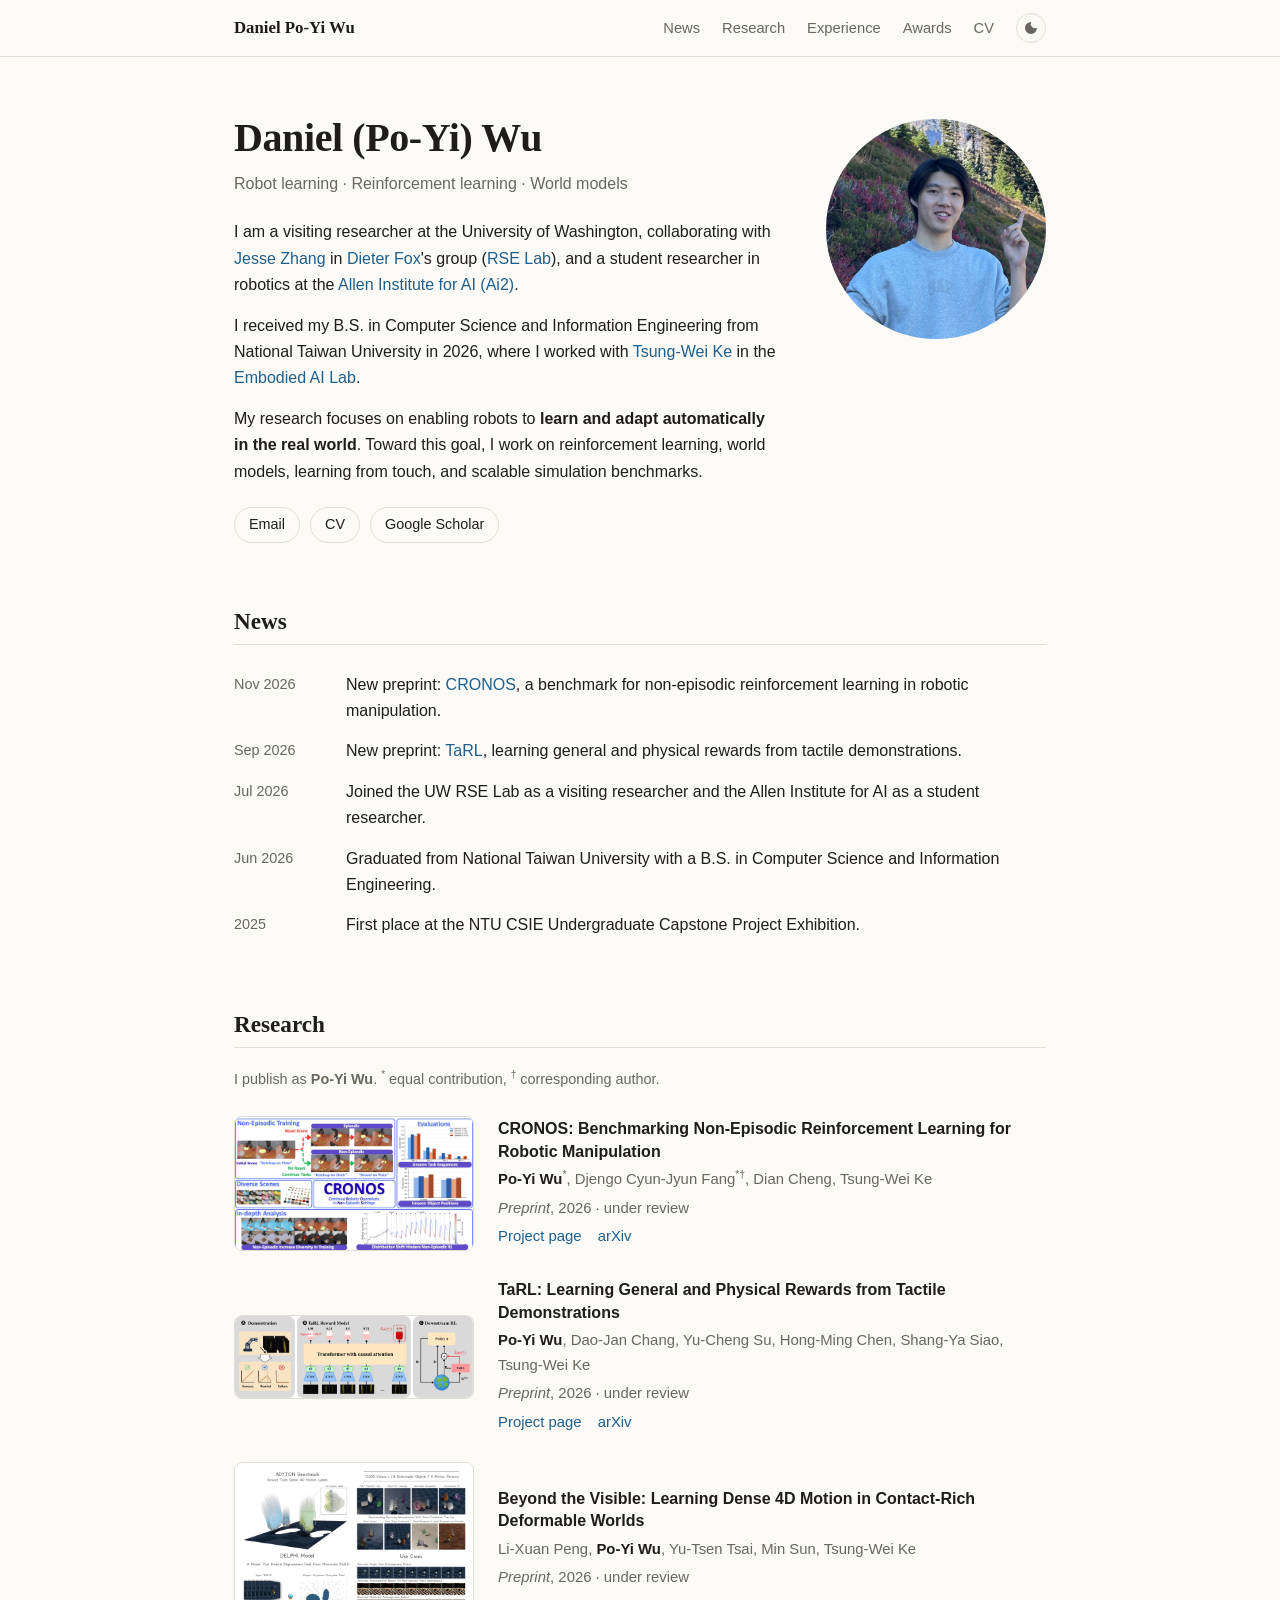
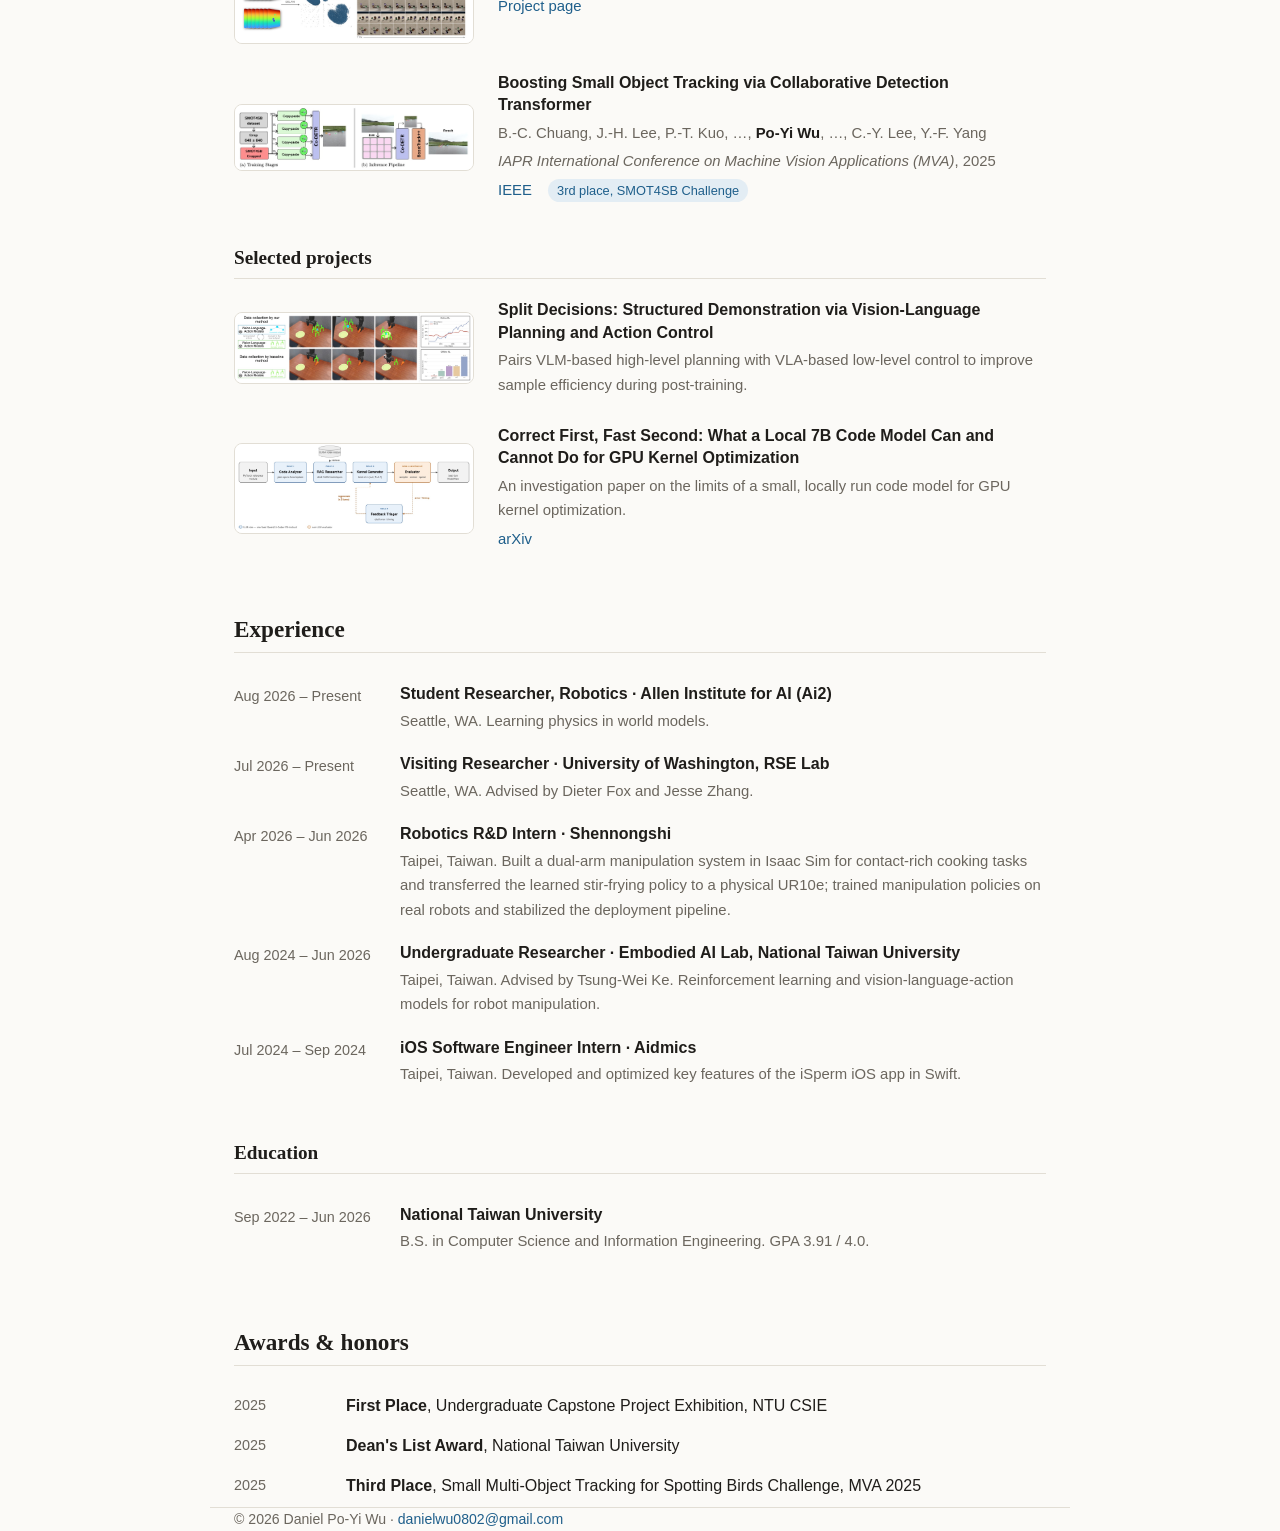
<file: index.html>
<!doctype html>
<html lang="en">
<head>
  <meta charset="utf-8">
  <meta name="viewport" content="width=device-width, initial-scale=1">
  <title>Daniel (Po-Yi) Wu</title>
  <meta name="description" content="Daniel Po-Yi Wu — robot learning researcher working on reinforcement learning, vision-language-action models, and world models for manipulation.">
  <meta property="og:title" content="Daniel Po-Yi Wu">
  <meta property="og:description" content="Robot learning researcher: reinforcement learning, vision-language-action models, and world models for manipulation.">
  <meta property="og:type" content="website">
  <link rel="stylesheet" href="style.css">
  <script>
    // Apply the saved theme before first paint to avoid a flash.
    try {
      var t = localStorage.getItem('theme');
      if (t) document.documentElement.setAttribute('data-theme', t);
    } catch (e) {}
  </script>
</head>
<body>

<header class="topbar">
  <div class="wrap topbar-inner">
    <a class="brand" href="#top">Daniel Po-Yi Wu</a>
    <nav aria-label="Sections">
      <a href="#news">News</a>
      <a href="#research">Research</a>
      <a href="#experience">Experience</a>
      <a href="#awards">Awards</a>
      <a href="assets/cv.pdf">CV</a>
      <button id="theme-toggle" type="button" aria-label="Toggle dark mode" title="Toggle dark mode">
        <svg viewBox="0 0 24 24" width="16" height="16" aria-hidden="true"><path fill="currentColor" d="M12 3a9 9 0 1 0 9 9 7 7 0 0 1-9-9z"/></svg>
      </button>
    </nav>
  </div>
</header>

<main class="wrap" id="top">

  <!-- ============ INTRO ============ -->
  <section class="intro">
    <div class="intro-text">
      <h1>Daniel (Po-Yi) Wu</h1>
      <p class="tagline">Robot learning · Reinforcement learning · World models</p>

      <p>
        I am a visiting researcher at the University of Washington, collaborating with
        <a href="https://www.jessezhang.net">Jesse Zhang</a> in <a href="https://homes.cs.washington.edu/~fox/">Dieter Fox</a>'s group
        (<a href="https://rse-lab.cs.washington.edu/">RSE Lab</a>), and a student researcher in robotics at the
        <a href="https://allenai.org/">Allen Institute for AI (Ai2)</a>.
      </p>
      <p>
        I received my B.S. in Computer Science and Information Engineering from
        National Taiwan University in 2026, where I
        worked with <a href="https://twke18.github.io">Tsung-Wei Ke</a> in the <a href="https://embodiedai-ntu.github.io">Embodied AI Lab</a>.
      </p>
      <p>
        My research focuses on enabling robots to <strong>learn and adapt automatically in the real world</strong>.
        Toward this goal, I work on reinforcement learning, world models,
        learning from touch, and scalable simulation benchmarks.
      </p>

      <ul class="links">
        <li><a href="mailto:danielwu0802@gmail.com">Email</a></li>
        <li><a href="assets/cv.pdf">CV</a></li>
        <li><a href="https://scholar.google.com/citations?user=QnDXaNgAAAAJ">Google Scholar</a></li>
        <!-- Add when ready:
        <li><a href="https://x.com/XXXX">X / Twitter</a></li>
        <li><a href="https://www.linkedin.com/in/XXXX">LinkedIn</a></li>
        -->
      </ul>
    </div>

    <!-- Drop a square photo at assets/profile.jpg and it replaces the initials. -->
    <div class="portrait" data-label="DW">
      <img src="assets/profile.jpg" alt="Portrait of Daniel Po-Yi Wu" onerror="this.remove()">
    </div>
  </section>

  <!-- ============ NEWS ============ -->
  <section id="news">
    <h2>News</h2>
    <ul class="news">
      <li><time>Nov 2026</time><span>New preprint: <a href="https://arxiv.org/abs/2611.05080">CRONOS</a>, a benchmark for non-episodic reinforcement learning in robotic manipulation.</span></li>
      <li><time>Sep 2026</time><span>New preprint: <a href="https://arxiv.org/abs/2609.36785">TaRL</a>, learning general and physical rewards from tactile demonstrations.</span></li>
      <li><time>Jul 2026</time><span>Joined the UW RSE Lab as a visiting researcher and the Allen Institute for AI as a student researcher.</span></li>
      <li><time>Jun 2026</time><span>Graduated from National Taiwan University with a B.S. in Computer Science and Information Engineering.</span></li>
      <li><time>2025</time><span>First place at the NTU CSIE Undergraduate Capstone Project Exhibition.</span></li>
    </ul>
  </section>

  <!-- ============ RESEARCH ============ -->
  <section id="research">
    <h2>Research</h2>
    <p class="section-note">I publish as <strong>Po-Yi Wu</strong>. <sup>*</sup> equal contribution, <sup>†</sup> corresponding author.</p>

    <!-- For each paper: drop an image at the path in <img src> to replace the placeholder tile. -->
    <article class="paper">
      <div class="thumb t1" data-label="CRONOS">
        <img src="assets/cronos.jpg" alt="" onerror="this.remove()">
      </div>
      <div class="paper-body">
        <h3><a href="https://embodiedai-ntu.github.io/cronos/index.html">CRONOS: Benchmarking Non-Episodic Reinforcement Learning for Robotic Manipulation</a></h3>
        <p class="authors"><strong>Po-Yi Wu</strong><sup>*</sup>, Djengo Cyun-Jyun Fang<sup>*†</sup>, Dian Cheng, Tsung-Wei Ke</p>
        <p class="venue"><em>Preprint</em>, 2026 · under review</p>
        <p class="paper-links"><a href="https://embodiedai-ntu.github.io/cronos/index.html">Project page</a> <a href="https://arxiv.org/abs/2611.05080">arXiv</a></p>
      </div>
    </article>

    <article class="paper">
      <div class="thumb t2" data-label="TaRL">
        <img src="assets/tarl.jpg" alt="" onerror="this.remove()">
      </div>
      <div class="paper-body">
        <h3><a href="https://embodiedai-ntu.github.io/tarl/index.html">TaRL: Learning General and Physical Rewards from Tactile Demonstrations</a></h3>
        <p class="authors"><strong>Po-Yi Wu</strong>, Dao-Jan Chang, Yu-Cheng Su, Hong-Ming Chen, Shang-Ya Siao, Tsung-Wei Ke</p>
        <p class="venue"><em>Preprint</em>, 2026 · under review</p>
        <p class="paper-links"><a href="https://embodiedai-ntu.github.io/tarl/index.html">Project page</a> <a href="https://arxiv.org/abs/2609.36785">arXiv</a></p>
      </div>
    </article>

    <article class="paper">
      <div class="thumb t3" data-label="DELPHI">
        <img src="assets/delphi.jpg" alt="" onerror="this.remove()">
      </div>
      <div class="paper-body">
        <h3><a href="https://alexpeng517.github.io/DELPHI/">Beyond the Visible: Learning Dense 4D Motion in Contact-Rich Deformable Worlds</a></h3>
        <p class="authors">Li-Xuan Peng, <strong>Po-Yi Wu</strong>, Yu-Tsen Tsai, Min Sun, Tsung-Wei Ke</p>
        <p class="venue"><em>Preprint</em>, 2026 · under review</p>
        <p class="paper-links"><a href="https://alexpeng517.github.io/DELPHI/">Project page</a></p>
      </div>
    </article>

    <article class="paper">
      <div class="thumb t4" data-label="SMOT">
        <img src="assets/smot.jpg" alt="" onerror="this.remove()">
      </div>
      <div class="paper-body">
        <h3><a href="https://ieeexplore.ieee.org/document/11175122">Boosting Small Object Tracking via Collaborative Detection Transformer</a></h3>
        <p class="authors">B.-C. Chuang, J.-H. Lee, P.-T. Kuo, …, <strong>Po-Yi Wu</strong>, …, C.-Y. Lee, Y.-F. Yang</p>
        <p class="venue"><em>IAPR International Conference on Machine Vision Applications (MVA)</em>, 2025</p>
        <p class="paper-links"><a href="https://ieeexplore.ieee.org/document/11175122">IEEE</a> <span class="badge">3rd place, SMOT4SB Challenge</span></p>
      </div>
    </article>

    <h2 class="sub">Selected projects</h2>

    <article class="paper">
      <div class="thumb t1" data-label="Split Decisions">
        <img src="assets/splitdecisions.jpg" alt="Split Decisions teaser figure" onerror="this.remove()">
      </div>
      <div class="paper-body">
        <h3>Split Decisions: Structured Demonstration via Vision-Language Planning and Action Control</h3>
        <p class="venue">Pairs VLM-based high-level planning with VLA-based low-level control to improve sample efficiency during post-training.</p>
      </div>
    </article>

    <article class="paper">
      <div class="thumb t2" data-label="Correct First">
        <img src="assets/correctfirst.jpg" alt="Correct First, Fast Second pipeline figure" onerror="this.remove()">
      </div>
      <div class="paper-body">
        <h3><a href="https://arxiv.org/html/2611.12079v1">Correct First, Fast Second: What a Local 7B Code Model Can and Cannot Do for GPU Kernel Optimization</a></h3>
        <p class="venue">An investigation paper on the limits of a small, locally run code model for GPU kernel optimization.</p>
        <p class="paper-links"><a href="https://arxiv.org/html/2611.12079v1">arXiv</a></p>
      </div>
    </article>
  </section>

  <!-- ============ EXPERIENCE ============ -->
  <section id="experience">
    <h2>Experience</h2>
    <ul class="timeline">
      <li>
        <div class="when">Aug 2026 – Present</div>
        <div class="what">
          <h3>Student Researcher, Robotics · Allen Institute for AI (Ai2)</h3>
          <p>Seattle, WA. Learning physics in world models.</p>
        </div>
      </li>
      <li>
        <div class="when">Jul 2026 – Present</div>
        <div class="what">
          <h3>Visiting Researcher · University of Washington, RSE Lab</h3>
          <p>Seattle, WA. Advised by Dieter Fox and Jesse Zhang.</p>
        </div>
      </li>
      <li>
        <div class="when">Apr 2026 – Jun 2026</div>
        <div class="what">
          <h3>Robotics R&amp;D Intern · Shennongshi</h3>
          <p>Taipei, Taiwan. Built a dual-arm manipulation system in Isaac Sim for contact-rich cooking tasks and transferred the learned stir-frying policy to a physical UR10e; trained manipulation policies on real robots and stabilized the deployment pipeline.</p>
        </div>
      </li>
      <li>
        <div class="when">Aug 2024 – Jun 2026</div>
        <div class="what">
          <h3>Undergraduate Researcher · Embodied AI Lab, National Taiwan University</h3>
          <p>Taipei, Taiwan. Advised by Tsung-Wei Ke. Reinforcement learning and vision-language-action models for robot manipulation.</p>
        </div>
      </li>
      <li>
        <div class="when">Jul 2024 – Sep 2024</div>
        <div class="what">
          <h3>iOS Software Engineer Intern · Aidmics</h3>
          <p>Taipei, Taiwan. Developed and optimized key features of the iSperm iOS app in Swift.</p>
        </div>
      </li>
    </ul>

    <h2 class="sub">Education</h2>
    <ul class="timeline">
      <li>
        <div class="when">Sep 2022 – Jun 2026</div>
        <div class="what">
          <h3>National Taiwan University</h3>
          <p>B.S. in Computer Science and Information Engineering. GPA 3.91 / 4.0.</p>
        </div>
      </li>
    </ul>
  </section>

  <!-- ============ AWARDS ============ -->
  <section id="awards">
    <h2>Awards &amp; honors</h2>
    <ul class="news">
      <li><time>2025</time><span><strong>First Place</strong>, Undergraduate Capstone Project Exhibition, NTU CSIE</span></li>
      <li><time>2025</time><span><strong>Dean's List Award</strong>, National Taiwan University</span></li>
      <li><time>2025</time><span><strong>Third Place</strong>, Small Multi-Object Tracking for Spotting Birds Challenge, MVA 2025</span></li>
    </ul>
  </section>

</main>

<footer class="wrap">
  <p>© <span id="year">2026</span> Daniel Po-Yi Wu · <a href="mailto:danielwu0802@gmail.com">danielwu0802@gmail.com</a></p>
</footer>

<script>
  document.getElementById('year').textContent = new Date().getFullYear();
  document.getElementById('theme-toggle').addEventListener('click', function () {
    var root = document.documentElement;
    var current = root.getAttribute('data-theme') ||
      (window.matchMedia('(prefers-color-scheme: dark)').matches ? 'dark' : 'light');
    var next = current === 'dark' ? 'light' : 'dark';
    root.setAttribute('data-theme', next);
    try { localStorage.setItem('theme', next); } catch (e) {}
  });
</script>
</body>
</html>
</file>
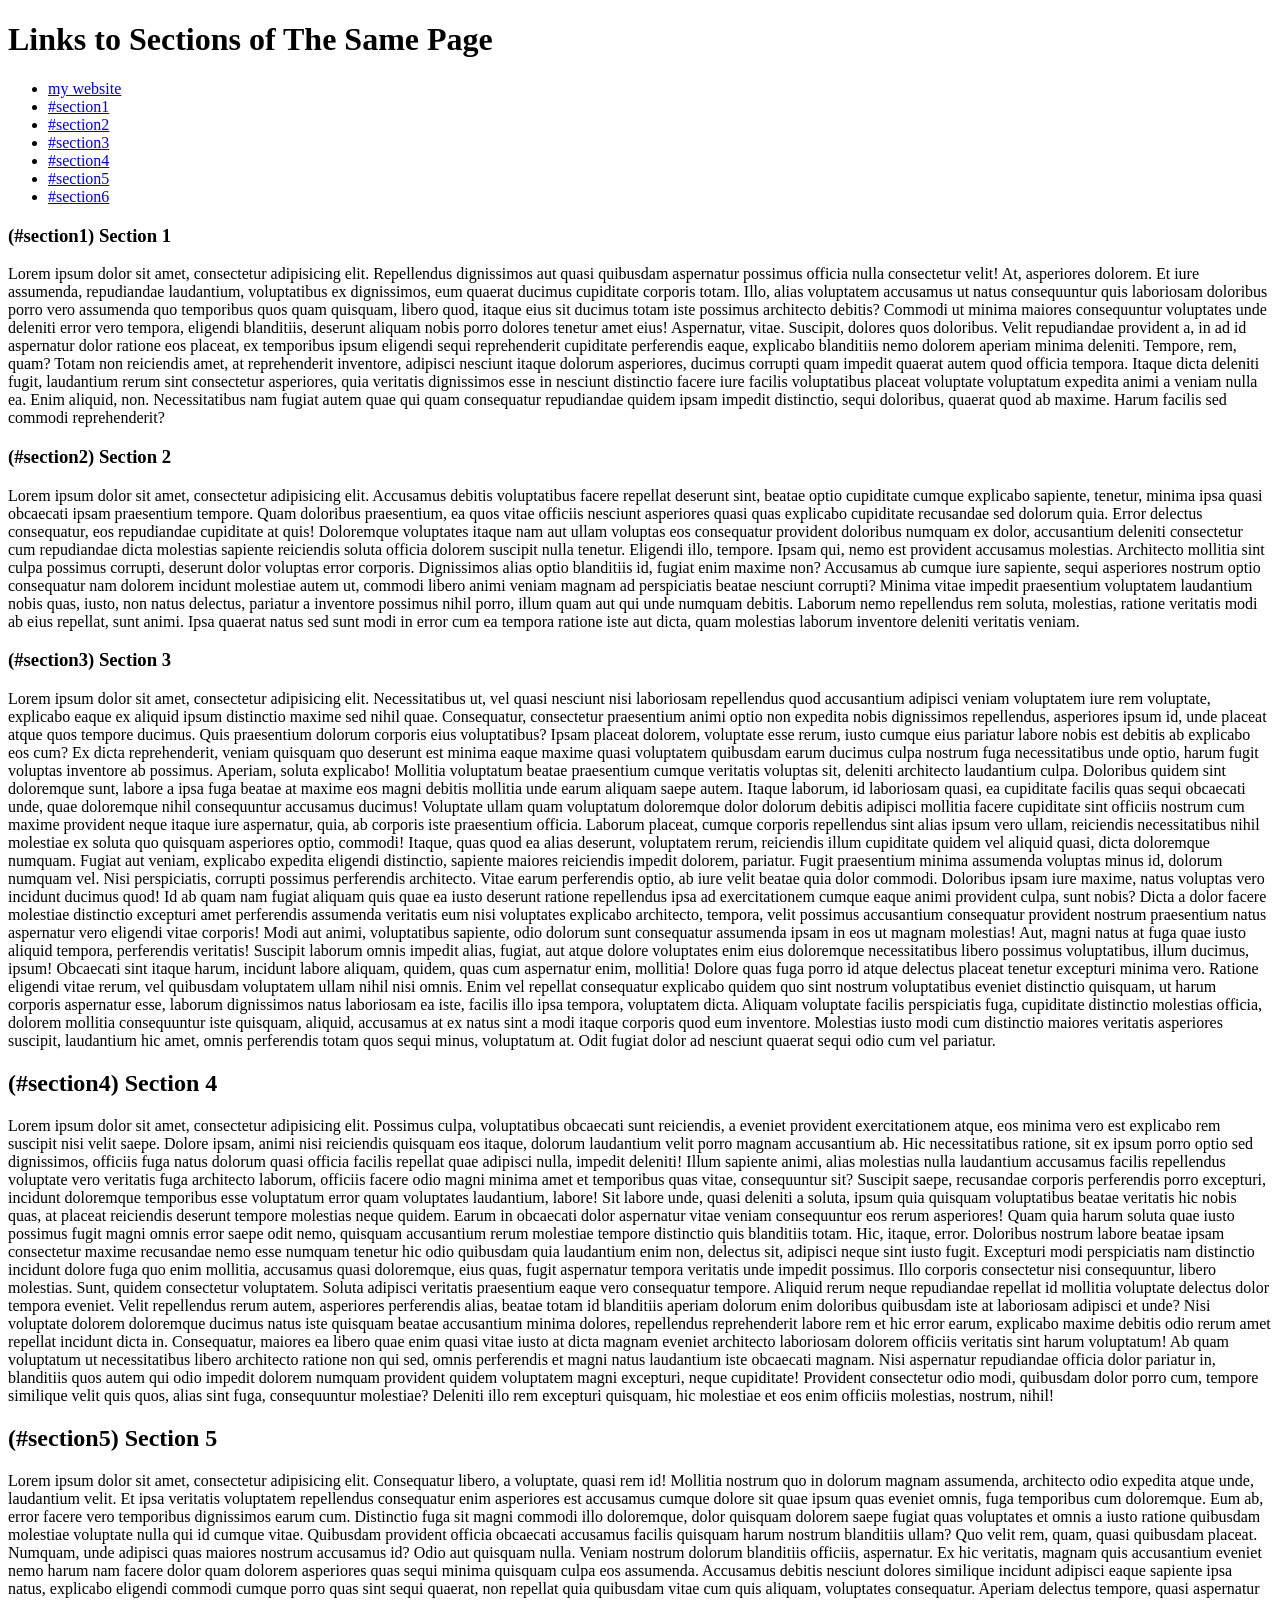
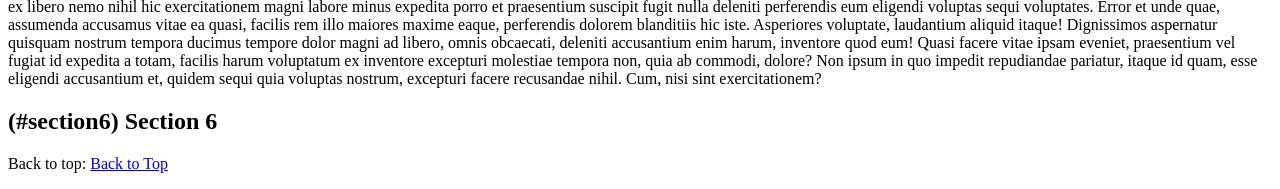
<file: Coursera_learn.html>
<!doctype html>
<html>
<head>
  <meta charset="utf-8">
  <title>Links</title>
</head>
<body>
  <h1 id="top">Links to Sections of The Same Page</h1>
  <section>
    <ul>
      <!-- Link to every section in the page -->
      <li><a href="https://uber0802.github.io/" target="_blank">my website</a></li>
      <li><a href="#section1">#section1</a></li>
      <li><a href="#section2">#section2</a></li>
      <li><a href="#section3">#section3</a></li>
      <li><a href="#section4">#section4</a></li>
      <li><a href="#section5">#section5</a></li>
      <li><a href="#section6">#section6</a></li>
    </ul>

  </section>

  <section id="section1">
    <h3>(#section1) Section 1</h3>
    <p>Lorem ipsum dolor sit amet, consectetur adipisicing elit. Repellendus dignissimos aut quasi quibusdam aspernatur possimus officia nulla consectetur velit! At, asperiores dolorem. Et iure assumenda, repudiandae laudantium, voluptatibus ex dignissimos, eum quaerat ducimus cupiditate corporis totam. Illo, alias voluptatem accusamus ut natus consequuntur quis laboriosam doloribus porro vero assumenda quo temporibus quos quam quisquam, libero quod, itaque eius sit ducimus totam iste possimus architecto debitis? Commodi ut minima maiores consequuntur voluptates unde deleniti error vero tempora, eligendi blanditiis, deserunt aliquam nobis porro dolores tenetur amet eius! Aspernatur, vitae. Suscipit, dolores quos doloribus. Velit repudiandae provident a, in ad id aspernatur dolor ratione eos placeat, ex temporibus ipsum eligendi sequi reprehenderit cupiditate perferendis eaque, explicabo blanditiis nemo dolorem aperiam minima deleniti. Tempore, rem, quam? Totam non reiciendis amet, at reprehenderit inventore, adipisci nesciunt itaque dolorum asperiores, ducimus corrupti quam impedit quaerat autem quod officia tempora. Itaque dicta deleniti fugit, laudantium rerum sint consectetur asperiores, quia veritatis dignissimos esse in nesciunt distinctio facere iure facilis voluptatibus placeat voluptate voluptatum expedita animi a veniam nulla ea. Enim aliquid, non. Necessitatibus nam fugiat autem quae qui quam consequatur repudiandae quidem ipsam impedit distinctio, sequi doloribus, quaerat quod ab maxime. Harum facilis sed commodi reprehenderit?</p>
  </section>

  <section id="section2">
    <h3>(#section2) Section 2</h3>
    <p>Lorem ipsum dolor sit amet, consectetur adipisicing elit. Accusamus debitis voluptatibus facere repellat deserunt sint, beatae optio cupiditate cumque explicabo sapiente, tenetur, minima ipsa quasi obcaecati ipsam praesentium tempore. Quam doloribus praesentium, ea quos vitae officiis nesciunt asperiores quasi quas explicabo cupiditate recusandae sed dolorum quia. Error delectus consequatur, eos repudiandae cupiditate at quis! Doloremque voluptates itaque nam aut ullam voluptas eos consequatur provident doloribus numquam ex dolor, accusantium deleniti consectetur cum repudiandae dicta molestias sapiente reiciendis soluta officia dolorem suscipit nulla tenetur. Eligendi illo, tempore. Ipsam qui, nemo est provident accusamus molestias. Architecto mollitia sint culpa possimus corrupti, deserunt dolor voluptas error corporis. Dignissimos alias optio blanditiis id, fugiat enim maxime non? Accusamus ab cumque iure sapiente, sequi asperiores nostrum optio consequatur nam dolorem incidunt molestiae autem ut, commodi libero animi veniam magnam ad perspiciatis beatae nesciunt corrupti? Minima vitae impedit praesentium voluptatem laudantium nobis quas, iusto, non natus delectus, pariatur a inventore possimus nihil porro, illum quam aut qui unde numquam debitis. Laborum nemo repellendus rem soluta, molestias, ratione veritatis modi ab eius repellat, sunt animi. Ipsa quaerat natus sed sunt modi in error cum ea tempora ratione iste aut dicta, quam molestias laborum inventore deleniti veritatis veniam.</p>
  </section>
  <section id="section3">
    <h3>(#section3) Section 3</h3>
    <p>Lorem ipsum dolor sit amet, consectetur adipisicing elit. Necessitatibus ut, vel quasi nesciunt nisi laboriosam repellendus quod accusantium adipisci veniam voluptatem iure rem voluptate, explicabo eaque ex aliquid ipsum distinctio maxime sed nihil quae. Consequatur, consectetur praesentium animi optio non expedita nobis dignissimos repellendus, asperiores ipsum id, unde placeat atque quos tempore ducimus. Quis praesentium dolorum corporis eius voluptatibus? Ipsam placeat dolorem, voluptate esse rerum, iusto cumque eius pariatur labore nobis est debitis ab explicabo eos cum? Ex dicta reprehenderit, veniam quisquam quo deserunt est minima eaque maxime quasi voluptatem quibusdam earum ducimus culpa nostrum fuga necessitatibus unde optio, harum fugit voluptas inventore ab possimus. Aperiam, soluta explicabo! Mollitia voluptatum beatae praesentium cumque veritatis voluptas sit, deleniti architecto laudantium culpa. Doloribus quidem sint doloremque sunt, labore a ipsa fuga beatae at maxime eos magni debitis mollitia unde earum aliquam saepe autem. Itaque laborum, id laboriosam quasi, ea cupiditate facilis quas sequi obcaecati unde, quae doloremque nihil consequuntur accusamus ducimus! Voluptate ullam quam voluptatum doloremque dolor dolorum debitis adipisci mollitia facere cupiditate sint officiis nostrum cum maxime provident neque itaque iure aspernatur, quia, ab corporis iste praesentium officia. Laborum placeat, cumque corporis repellendus sint alias ipsum vero ullam, reiciendis necessitatibus nihil molestiae ex soluta quo quisquam asperiores optio, commodi! Itaque, quas quod ea alias deserunt, voluptatem rerum, reiciendis illum cupiditate quidem vel aliquid quasi, dicta doloremque numquam. Fugiat aut veniam, explicabo expedita eligendi distinctio, sapiente maiores reiciendis impedit dolorem, pariatur. Fugit praesentium minima assumenda voluptas minus id, dolorum numquam vel. Nisi perspiciatis, corrupti possimus perferendis architecto. Vitae earum perferendis optio, ab iure velit beatae quia dolor commodi. Doloribus ipsam iure maxime, natus voluptas vero incidunt ducimus quod! Id ab quam nam fugiat aliquam quis quae ea iusto deserunt ratione repellendus ipsa ad exercitationem cumque eaque animi provident culpa, sunt nobis? Dicta a dolor facere molestiae distinctio excepturi amet perferendis assumenda veritatis eum nisi voluptates explicabo architecto, tempora, velit possimus accusantium consequatur provident nostrum praesentium natus aspernatur vero eligendi vitae corporis! Modi aut animi, voluptatibus sapiente, odio dolorum sunt consequatur assumenda ipsam in eos ut magnam molestias! Aut, magni natus at fuga quae iusto aliquid tempora, perferendis veritatis! Suscipit laborum omnis impedit alias, fugiat, aut atque dolore voluptates enim eius doloremque necessitatibus libero possimus voluptatibus, illum ducimus, ipsum! Obcaecati sint itaque harum, incidunt labore aliquam, quidem, quas cum aspernatur enim, mollitia! Dolore quas fuga porro id atque delectus placeat tenetur excepturi minima vero. Ratione eligendi vitae rerum, vel quibusdam voluptatem ullam nihil nisi omnis. Enim vel repellat consequatur explicabo quidem quo sint nostrum voluptatibus eveniet distinctio quisquam, ut harum corporis aspernatur esse, laborum dignissimos natus laboriosam ea iste, facilis illo ipsa tempora, voluptatem dicta. Aliquam voluptate facilis perspiciatis fuga, cupiditate distinctio molestias officia, dolorem mollitia consequuntur iste quisquam, aliquid, accusamus at ex natus sint a modi itaque corporis quod eum inventore. Molestias iusto modi cum distinctio maiores veritatis asperiores suscipit, laudantium hic amet, omnis perferendis totam quos sequi minus, voluptatum at. Odit fugiat dolor ad nesciunt quaerat sequi odio cum vel pariatur.</p>
  </section>
  <section id="section4">
    <h2>(#section4) Section 4</h2>
    <p>Lorem ipsum dolor sit amet, consectetur adipisicing elit. Possimus culpa, voluptatibus obcaecati sunt reiciendis, a eveniet provident exercitationem atque, eos minima vero est explicabo rem suscipit nisi velit saepe. Dolore ipsam, animi nisi reiciendis quisquam eos itaque, dolorum laudantium velit porro magnam accusantium ab. Hic necessitatibus ratione, sit ex ipsum porro optio sed dignissimos, officiis fuga natus dolorum quasi officia facilis repellat quae adipisci nulla, impedit deleniti! Illum sapiente animi, alias molestias nulla laudantium accusamus facilis repellendus voluptate vero veritatis fuga architecto laborum, officiis facere odio magni minima amet et temporibus quas vitae, consequuntur sit? Suscipit saepe, recusandae corporis perferendis porro excepturi, incidunt doloremque temporibus esse voluptatum error quam voluptates laudantium, labore! Sit labore unde, quasi deleniti a soluta, ipsum quia quisquam voluptatibus beatae veritatis hic nobis quas, at placeat reiciendis deserunt tempore molestias neque quidem. Earum in obcaecati dolor aspernatur vitae veniam consequuntur eos rerum asperiores! Quam quia harum soluta quae iusto possimus fugit magni omnis error saepe odit nemo, quisquam accusantium rerum molestiae tempore distinctio quis blanditiis totam. Hic, itaque, error. Doloribus nostrum labore beatae ipsam consectetur maxime recusandae nemo esse numquam tenetur hic odio quibusdam quia laudantium enim non, delectus sit, adipisci neque sint iusto fugit. Excepturi modi perspiciatis nam distinctio incidunt dolore fuga quo enim mollitia, accusamus quasi doloremque, eius quas, fugit aspernatur tempora veritatis unde impedit possimus. Illo corporis consectetur nisi consequuntur, libero molestias. Sunt, quidem consectetur voluptatem. Soluta adipisci veritatis praesentium eaque vero consequatur tempore. Aliquid rerum neque repudiandae repellat id mollitia voluptate delectus dolor tempora eveniet. Velit repellendus rerum autem, asperiores perferendis alias, beatae totam id blanditiis aperiam dolorum enim doloribus quibusdam iste at laboriosam adipisci et unde? Nisi voluptate dolorem doloremque ducimus natus iste quisquam beatae accusantium minima dolores, repellendus reprehenderit labore rem et hic error earum, explicabo maxime debitis odio rerum amet repellat incidunt dicta in. Consequatur, maiores ea libero quae enim quasi vitae iusto at dicta magnam eveniet architecto laboriosam dolorem officiis veritatis sint harum voluptatum! Ab quam voluptatum ut necessitatibus libero architecto ratione non qui sed, omnis perferendis et magni natus laudantium iste obcaecati magnam. Nisi aspernatur repudiandae officia dolor pariatur in, blanditiis quos autem qui odio impedit dolorem numquam provident quidem voluptatem magni excepturi, neque cupiditate! Provident consectetur odio modi, quibusdam dolor porro cum, tempore similique velit quis quos, alias sint fuga, consequuntur molestiae? Deleniti illo rem excepturi quisquam, hic molestiae et eos enim officiis molestias, nostrum, nihil!</p>
  </section>
  <section id="section5">
    <h2>(#section5) Section 5</h2>
    <p>Lorem ipsum dolor sit amet, consectetur adipisicing elit. Consequatur libero, a voluptate, quasi rem id! Mollitia nostrum quo in dolorum magnam assumenda, architecto odio expedita atque unde, laudantium velit. Et ipsa veritatis voluptatem repellendus consequatur enim asperiores est accusamus cumque dolore sit quae ipsum quas eveniet omnis, fuga temporibus cum doloremque. Eum ab, error facere vero temporibus dignissimos earum cum. Distinctio fuga sit magni commodi illo doloremque, dolor quisquam dolorem saepe fugiat quas voluptates et omnis a iusto ratione quibusdam molestiae voluptate nulla qui id cumque vitae. Quibusdam provident officia obcaecati accusamus facilis quisquam harum nostrum blanditiis ullam? Quo velit rem, quam, quasi quibusdam placeat. Numquam, unde adipisci quas maiores nostrum accusamus id? Odio aut quisquam nulla. Veniam nostrum dolorum blanditiis officiis, aspernatur. Ex hic veritatis, magnam quis accusantium eveniet nemo harum nam facere dolor quam dolorem asperiores quas sequi minima quisquam culpa eos assumenda. Accusamus debitis nesciunt dolores similique incidunt adipisci eaque sapiente ipsa natus, explicabo eligendi commodi cumque porro quas sint sequi quaerat, non repellat quia quibusdam vitae cum quis aliquam, voluptates consequatur. Aperiam delectus tempore, quasi aspernatur ex libero nemo nihil hic exercitationem magni labore minus expedita porro et praesentium suscipit fugit nulla deleniti perferendis eum eligendi voluptas sequi voluptates. Error et unde quae, assumenda accusamus vitae ea quasi, facilis rem illo maiores maxime eaque, perferendis dolorem blanditiis hic iste. Asperiores voluptate, laudantium aliquid itaque! Dignissimos aspernatur quisquam nostrum tempora ducimus tempore dolor magni ad libero, omnis obcaecati, deleniti accusantium enim harum, inventore quod eum! Quasi facere vitae ipsam eveniet, praesentium vel fugiat id expedita a totam, facilis harum voluptatum ex inventore excepturi molestiae tempora non, quia ab commodi, dolore? Non ipsum in quo impedit repudiandae pariatur, itaque id quam, esse eligendi accusantium et, quidem sequi quia voluptas nostrum, excepturi facere recusandae nihil. Cum, nisi sint exercitationem?</p>
  </section>
  <div>
    <h2><a name="section6">(#section6) Section 6</a></h2>
    <p>
      Back to top: <a href="#top">Back to Top</a>
    </p>
  </div>
</body>
</html>
</file>
<file: style.css>
/* ---------- Tokens ---------- */
:root {
  --bg: #fbfaf7;
  --surface: #f1efe9;
  --text: #1f1d1a;
  --muted: #6b665e;
  --rule: #e2ded5;
  --accent: #1f5f8b;
  --accent-soft: #e3edf4;
  --serif: "Iowan Old Style", "Palatino Linotype", Palatino, "Book Antiqua", Georgia, serif;
  --sans: -apple-system, BlinkMacSystemFont, "Segoe UI", Inter, Roboto, "Helvetica Neue", Arial, sans-serif;
}

@media (prefers-color-scheme: dark) {
  :root:not([data-theme="light"]) {
    --bg: #15171a;
    --surface: #1e2125;
    --text: #e8e6e1;
    --muted: #9a968d;
    --rule: #2c3036;
    --accent: #7fb8e0;
    --accent-soft: #1d2b36;
  }
}
:root[data-theme="dark"] {
  --bg: #15171a;
  --surface: #1e2125;
  --text: #e8e6e1;
  --muted: #9a968d;
  --rule: #2c3036;
  --accent: #7fb8e0;
  --accent-soft: #1d2b36;
}

/* ---------- Base ---------- */
* { box-sizing: border-box; }
html { scroll-behavior: smooth; scroll-padding-top: 72px; }
body {
  margin: 0;
  background: var(--bg);
  color: var(--text);
  font-family: var(--sans);
  font-size: 16px;
  line-height: 1.65;
  -webkit-font-smoothing: antialiased;
}
.wrap { max-width: 860px; margin: 0 auto; padding: 0 24px; }

a { color: var(--accent); text-decoration: none; }
a:hover { text-decoration: underline; text-underline-offset: 3px; }
a:focus-visible, button:focus-visible { outline: 2px solid var(--accent); outline-offset: 3px; border-radius: 3px; }

h1, h2, h3 { font-family: var(--serif); font-weight: 600; line-height: 1.25; margin: 0; }
h1 { font-size: 2.5rem; letter-spacing: -0.01em; }
h2 {
  font-size: 1.45rem;
  padding-bottom: 8px;
  margin-bottom: 20px;
  border-bottom: 1px solid var(--rule);
}
h2.sub { margin-top: 44px; font-size: 1.2rem; }
h3 { font-family: var(--sans); font-size: 1rem; font-weight: 600; line-height: 1.4; }
p { margin: 0 0 14px; }
section { margin-top: 64px; }
sup { font-size: 0.7em; line-height: 0; }

/* ---------- Top bar ---------- */
.topbar {
  position: sticky; top: 0; z-index: 10;
  background: color-mix(in srgb, var(--bg) 88%, transparent);
  backdrop-filter: blur(8px);
  -webkit-backdrop-filter: blur(8px);
  border-bottom: 1px solid var(--rule);
}
.topbar-inner { display: flex; align-items: center; justify-content: space-between; gap: 16px; height: 56px; }
.brand { font-family: var(--serif); font-weight: 600; font-size: 1.05rem; color: var(--text); white-space: nowrap; }
.topbar nav { display: flex; align-items: center; gap: 22px; font-size: 0.92rem; }
.topbar nav a { color: var(--muted); }
.topbar nav a:hover { color: var(--text); text-decoration: none; }
#theme-toggle {
  display: grid; place-items: center;
  width: 30px; height: 30px; padding: 0;
  border: 1px solid var(--rule); border-radius: 50%;
  background: transparent; color: var(--muted); cursor: pointer;
}
#theme-toggle:hover { color: var(--text); }

/* ---------- Intro ---------- */
.intro {
  display: grid;
  grid-template-columns: 1fr 220px;
  gap: 48px;
  align-items: start;
  margin-top: 56px;
}
.tagline { color: var(--muted); margin: 8px 0 22px; font-size: 1rem; }
.links { list-style: none; display: flex; flex-wrap: wrap; gap: 10px; padding: 0; margin: 22px 0 0; }
.links a {
  display: inline-block;
  padding: 5px 14px;
  border: 1px solid var(--rule);
  border-radius: 999px;
  font-size: 0.9rem;
  color: var(--text);
}
.links a:hover { border-color: var(--accent); color: var(--accent); text-decoration: none; }

.portrait {
  position: relative;
  aspect-ratio: 1;
  border-radius: 50%;
  overflow: hidden;
  background: var(--accent-soft);
  margin-top: 6px;
}
.portrait::before {
  content: attr(data-label);
  position: absolute; inset: 0;
  display: grid; place-items: center;
  font-family: var(--serif); font-size: 3.4rem; color: var(--accent);
}
.portrait img { position: absolute; inset: 0; width: 100%; height: 100%; object-fit: cover; }

/* ---------- News / awards lists ---------- */
.news { list-style: none; margin: 0; padding: 0; }
.news li { display: grid; grid-template-columns: 96px 1fr; gap: 16px; padding: 7px 0; }
.news time { color: var(--muted); font-size: 0.9rem; font-variant-numeric: tabular-nums; padding-top: 1px; }

/* ---------- Papers ---------- */
.section-note { color: var(--muted); font-size: 0.9rem; margin-bottom: 24px; }
.paper { display: grid; grid-template-columns: 240px 1fr; gap: 24px; align-items: center; margin-bottom: 28px; }
.thumb {
  position: relative;
  aspect-ratio: 16 / 10;
  border-radius: 8px;
  overflow: hidden;
  border: 1px solid var(--rule);
  background: var(--surface);
}
.thumb::before {
  content: attr(data-label);
  position: absolute; inset: 0;
  display: grid; place-items: center;
  font-family: var(--serif); font-size: 1.35rem; font-weight: 600; letter-spacing: 0.04em;
  color: var(--accent);
}
.thumb.t1 { background: linear-gradient(135deg, var(--accent-soft), var(--surface)); }
.thumb.t2 { background: linear-gradient(225deg, var(--accent-soft), var(--surface)); }
.thumb.t3 { background: linear-gradient(315deg, var(--accent-soft), var(--surface)); }
.thumb.t4 { background: linear-gradient(45deg, var(--accent-soft), var(--surface)); }
/* Teaser figures are shown whole, never cropped: the tile takes the image's own shape. */
.thumb img, .thumb video { display: block; width: 100%; height: auto; }
.paper .thumb:has(img), .paper .thumb:has(video) { aspect-ratio: auto; background: #fff; }
.thumb:has(img)::before, .thumb:has(video)::before { content: none; }

.paper-body h3 a { color: var(--text); }
.paper-body h3 a:hover { color: var(--accent); text-decoration: none; }
.paper-body p { margin: 4px 0 0; font-size: 0.93rem; }
.authors { color: var(--muted); }
.authors strong { color: var(--text); font-weight: 600; }
.venue { color: var(--muted); }
.paper-links a { margin-right: 12px; font-weight: 500; }
.badge {
  display: inline-block;
  padding: 1px 9px;
  border-radius: 999px;
  background: var(--accent-soft);
  color: var(--accent);
  font-size: 0.8rem;
  font-weight: 500;
}

.project { margin-bottom: 20px; }
.project h3 a { color: var(--text); }
.project h3 a:hover { color: var(--accent); text-decoration: none; }
.project p { margin: 4px 0 0; font-size: 0.93rem; color: var(--muted); }

/* ---------- Timeline ---------- */
.timeline { list-style: none; margin: 0; padding: 0; }
.timeline li { display: grid; grid-template-columns: 150px 1fr; gap: 16px; padding: 10px 0; }
.when { color: var(--muted); font-size: 0.9rem; font-variant-numeric: tabular-nums; padding-top: 2px; }
.what p { margin: 3px 0 0; font-size: 0.93rem; color: var(--muted); }

/* ---------- Footer ---------- */
footer { margin-top: 80px; padding-top: 24px; padding-bottom: 48px; border-top: 1px solid var(--rule); color: var(--muted); font-size: 0.88rem; }
footer p { margin: 0; }

/* ---------- Small screens ---------- */
@media (max-width: 700px) {
  .wrap { padding: 0 16px; }
  h1 { font-size: 2rem; }
  section { margin-top: 48px; }
  .topbar nav { gap: 14px; font-size: 0.85rem; }
  .topbar nav a[href="#awards"], .topbar nav a[href="#news"] { display: none; }
  .intro { grid-template-columns: 1fr; gap: 24px; margin-top: 36px; }
  .portrait { width: 140px; order: -1; }
  .portrait::before { font-size: 2.4rem; }
  .paper { grid-template-columns: 1fr; gap: 12px; }
  .thumb { max-width: 280px; }
  .news li, .timeline li { grid-template-columns: 1fr; gap: 0; }
}

@media (prefers-reduced-motion: reduce) {
  html { scroll-behavior: auto; }
}
</file>
